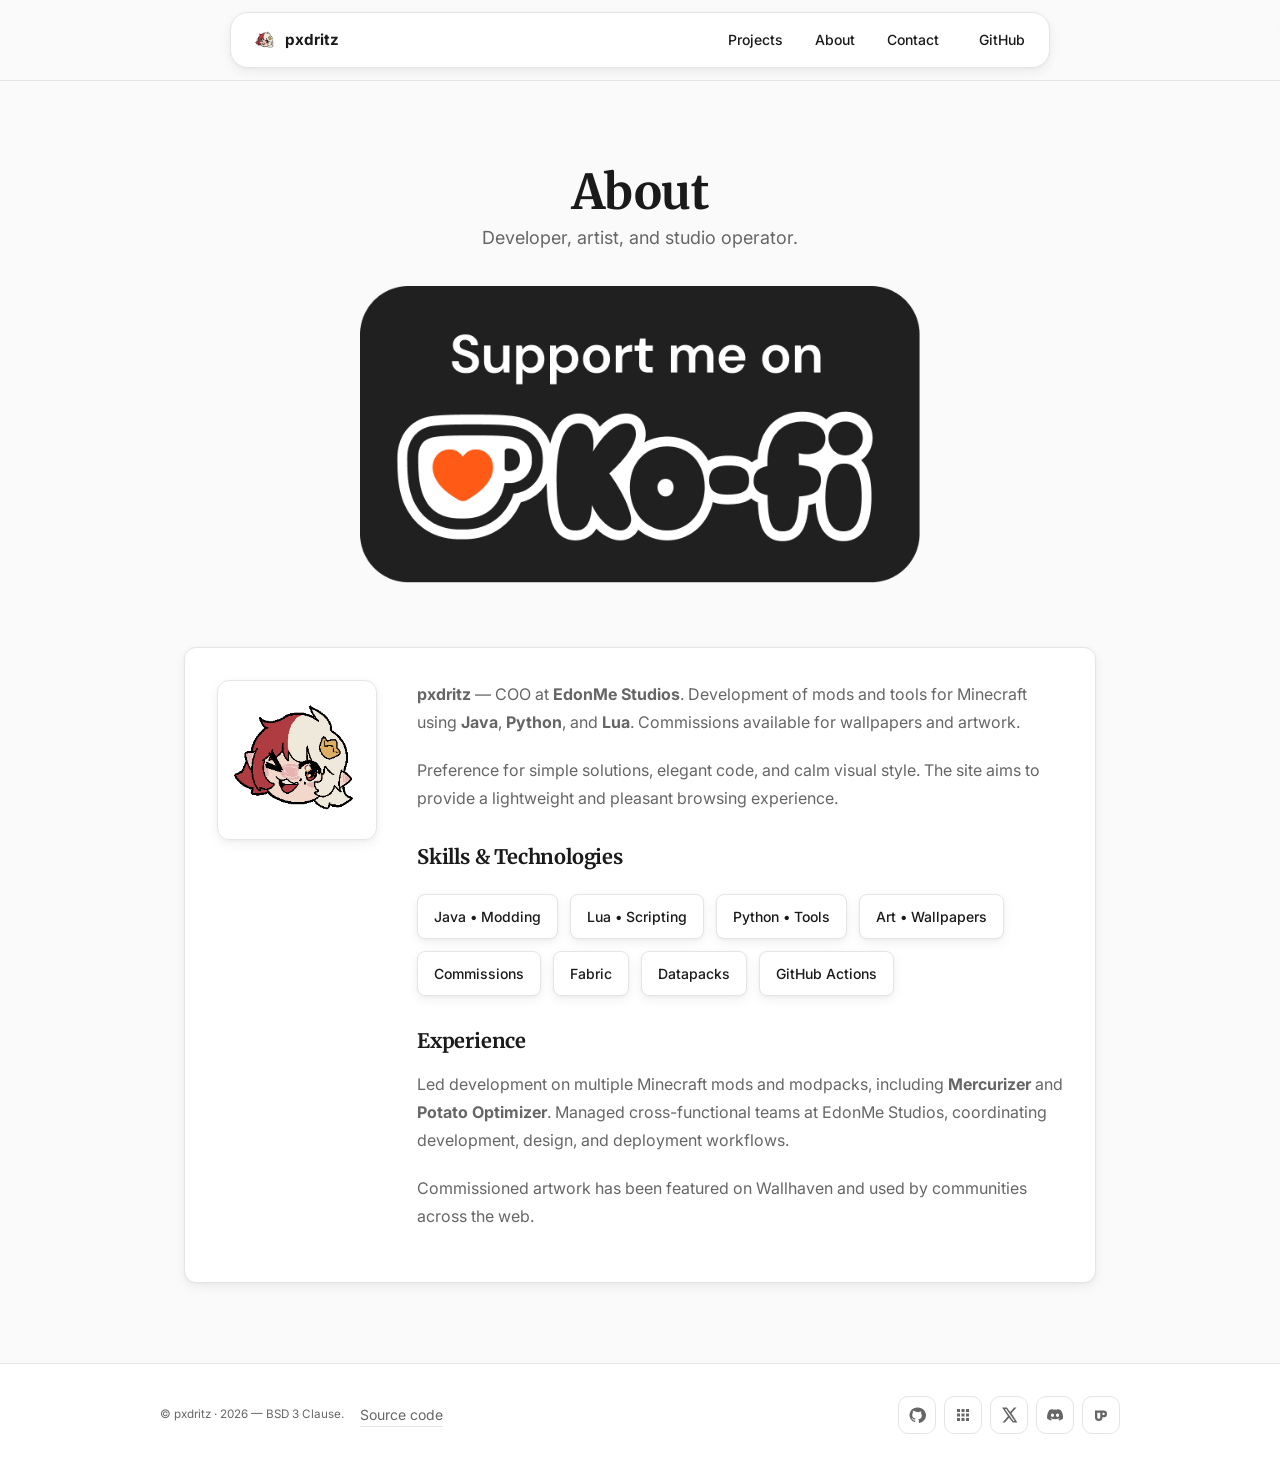
<file: about/index.html>
<!DOCTYPE html>
<html lang="en">
<head>
  <meta charset="utf-8" />
  <meta name="viewport" content="width=device-width,initial-scale=1" />
  <title>About — pxdritz</title>
  <meta name="description" content="About pxdritz — developer, artist, and COO at EdonMe Studios." />

  <link rel="preconnect" href="https://fonts.googleapis.com">
  <link rel="preconnect" href="https://fonts.gstatic.com" crossorigin>
  <link href="https://fonts.googleapis.com/css2?family=Inter:wght@300;400;500;600;700&family=Merriweather:wght@300;700&display=swap" rel="stylesheet">

  <link rel="stylesheet" href="../style.css">
  <link rel="icon" href="../assets/oc-icon.png">
</head>
<body>
  <nav class="site-nav" aria-label="Main navigation">
    <div class="nav-inner">
      <div class="nav-island" role="navigation" aria-label="Navigation widget">
        <a class="nav-brand" href="/" aria-label="Home">
          <img src="../assets/oc-icon.png" alt="pxdritz" width="28" height="28">
          <span>pxdritz</span>
        </a>

        <button id="nav-menu-btn" class="nav-menu-btn" aria-label="Toggle menu" aria-expanded="false">☰</button>

        <div id="nav-links" class="nav-links">
          <a href="../projects/" class="nav-link">Projects</a>
          <a href="../about/" class="nav-link">About</a>
          <a href="../contact/" class="nav-link">Contact</a>
          <a href="https://github.com/pxdritz" target="_blank" rel="noopener" class="nav-link nav-ghost">GitHub</a>
        </div>
      </div>
    </div>
  </nav>

  <header class="site-hero">
    <div class="hero-inner">
      <h1>About</h1>
      <p class="lead">Developer, artist, and studio operator.</p>
      <a class="support-banner" href="https://ko-fi.com/pxdritz1" target="_blank" rel="noopener" aria-label="Support pxdritz on Ko-fi">
        <img src="../assets/image.png" alt="Support me on Ko-fi">
      </a>
    </div>
  </header>

  <main class="container">
    <section class="card">
      <div class="about-grid">
        <div class="about-avatar">
          <img src="../assets/oc-icon.png" alt="pxdritz avatar">
        </div>
        <div class="about-body">
          <p><strong>pxdritz</strong> — COO at <strong>EdonMe Studios</strong>. Development of mods and tools for Minecraft using <strong>Java</strong>, <strong>Python</strong>, and <strong>Lua</strong>. Commissions available for wallpapers and artwork.</p>
          <p>Preference for simple solutions, elegant code, and calm visual style. The site aims to provide a lightweight and pleasant browsing experience.</p>

          <h3 style="margin-top: 2rem; margin-bottom: 1rem;">Skills & Technologies</h3>
          <div class="skills">
            <span class="skill-tag">Java • Modding</span>
            <span class="skill-tag">Lua • Scripting</span>
            <span class="skill-tag">Python • Tools</span>
            <span class="skill-tag">Art • Wallpapers</span>
            <span class="skill-tag">Commissions</span>
            <span class="skill-tag">Fabric</span>
            <span class="skill-tag">Datapacks</span>
            <span class="skill-tag">GitHub Actions</span>
          </div>

          <h3 style="margin-top: 2rem; margin-bottom: 1rem;">Experience</h3>
          <p>Led development on multiple Minecraft mods and modpacks, including <strong>Mercurizer</strong> and <strong>Potato Optimizer</strong>. Managed cross-functional teams at EdonMe Studios, coordinating development, design, and deployment workflows.</p>
          <p>Commissioned artwork has been featured on Wallhaven and used by communities across the web.</p>
        </div>
      </div>
    </section>
  </main>

  <footer class="site-footer" role="contentinfo">
    <div class="footer-inner">
      <div class="footer-copy"><small>© pxdritz · 2026 — BSD 3 Clause.</small><a href="https://github.com/pxdritz/pxdritz.github.io" target="_blank" rel="noopener">Source code</a></div>
      <nav class="footer-socials" aria-label="Social links"><a href="https://github.com/pxdritz" target="_blank" rel="noopener" aria-label="GitHub" title="GitHub"><svg viewBox="0 0 24 24" aria-hidden="true"><path d="M12 2a10 10 0 0 0-3.16 19.49c.5.09.68-.22.68-.48v-1.7c-2.78.6-3.37-1.18-3.37-1.18-.46-1.17-1.11-1.48-1.11-1.48-.91-.63.07-.62.07-.62 1 .07 1.53 1.03 1.53 1.03.9 1.53 2.34 1.09 2.91.83.09-.65.35-1.09.63-1.34-2.22-.25-4.56-1.11-4.56-4.94 0-1.09.39-1.98 1.03-2.68-.1-.25-.45-1.27.1-2.64 0 0 .84-.27 2.75 1.02A9.6 9.6 0 0 1 12 7.97c.85 0 1.71.11 2.51.34 1.91-1.29 2.75-1.02 2.75-1.02.55 1.37.2 2.39.1 2.64.64.7 1.03 1.59 1.03 2.68 0 3.84-2.34 4.69-4.57 4.94.36.31.68.92.68 1.85v2.71c0 .26.18.57.69.47A10 10 0 0 0 12 2Z"/></svg></a><a href="https://modrinth.com/user/pxotitas" target="_blank" rel="noopener" aria-label="Modrinth" title="Modrinth"><svg viewBox="0 0 24 24" aria-hidden="true"><path d="M4 4h4v4H4V4Zm6 0h4v4h-4V4Zm6 0h4v4h-4V4ZM4 10h4v4H4v-4Zm6 0h4v4h-4v-4Zm6 0h4v4h-4v-4ZM4 16h4v4H4v-4Zm6 0h4v4h-4v-4Zm6 0h4v4h-4v-4Z"/></svg></a><a href="https://twitter.com/pxdritz" target="_blank" rel="noopener" aria-label="Twitter" title="Twitter"><svg viewBox="0 0 24 24" aria-hidden="true"><path d="M18.9 2H22l-6.77 7.74L23.2 22h-6.24l-4.89-6.39L6.48 22H3.36l7.24-8.28L2.8 2h6.4l4.42 5.84L18.9 2Zm-1.1 17.86h1.73L8.28 4.04H6.42L17.8 19.86Z"/></svg></a><a href="https://discord.com/users/pxotitas" target="_blank" rel="noopener" aria-label="Discord" title="Discord"><svg viewBox="0 0 24 24" aria-hidden="true"><path d="M19.54 5.32A16.9 16.9 0 0 0 15.4 4l-.5 1.02a15.4 15.4 0 0 0-5.8 0L8.6 4a16.9 16.9 0 0 0-4.14 1.32C1.84 9.23 1.13 13.05 1.49 16.82a16.8 16.8 0 0 0 5.08 2.57l1.23-1.7c-.68-.25-1.33-.56-1.94-.92l.48-.37c3.74 1.73 7.8 1.73 11.5 0l.5.37c-.62.36-1.27.67-1.95.92l1.23 1.7a16.8 16.8 0 0 0 5.08-2.57c.42-4.37-.72-8.16-3.16-11.5ZM8.6 14.67c-1.12 0-2.04-1.03-2.04-2.3s.9-2.3 2.04-2.3c1.13 0 2.06 1.03 2.04 2.3 0 1.27-.9 2.3-2.04 2.3Zm6.8 0c-1.12 0-2.04-1.03-2.04-2.3s.9-2.3 2.04-2.3c1.13 0 2.06 1.03 2.04 2.3 0 1.27-.9 2.3-2.04 2.3Z"/></svg></a><a href="https://ko-fi.com/pxdritz1" target="_blank" rel="noopener" aria-label="Ko-fi" title="Ko-fi"><svg viewBox="0 0 24 24" aria-hidden="true"><path d="M4 6h11.5A4.5 4.5 0 0 1 20 10.5 4.5 4.5 0 0 1 15.5 15H14a5 5 0 0 1-10 0V6Zm3 3v6a2 2 0 0 0 4 0V9H7Zm8.5 3a1.5 1.5 0 0 0 0-3H14v3h1.5Z"/></svg></a></nav>
    </div>
  </footer>

  <script src="../main.js"></script>
</body>
</html>
</file>
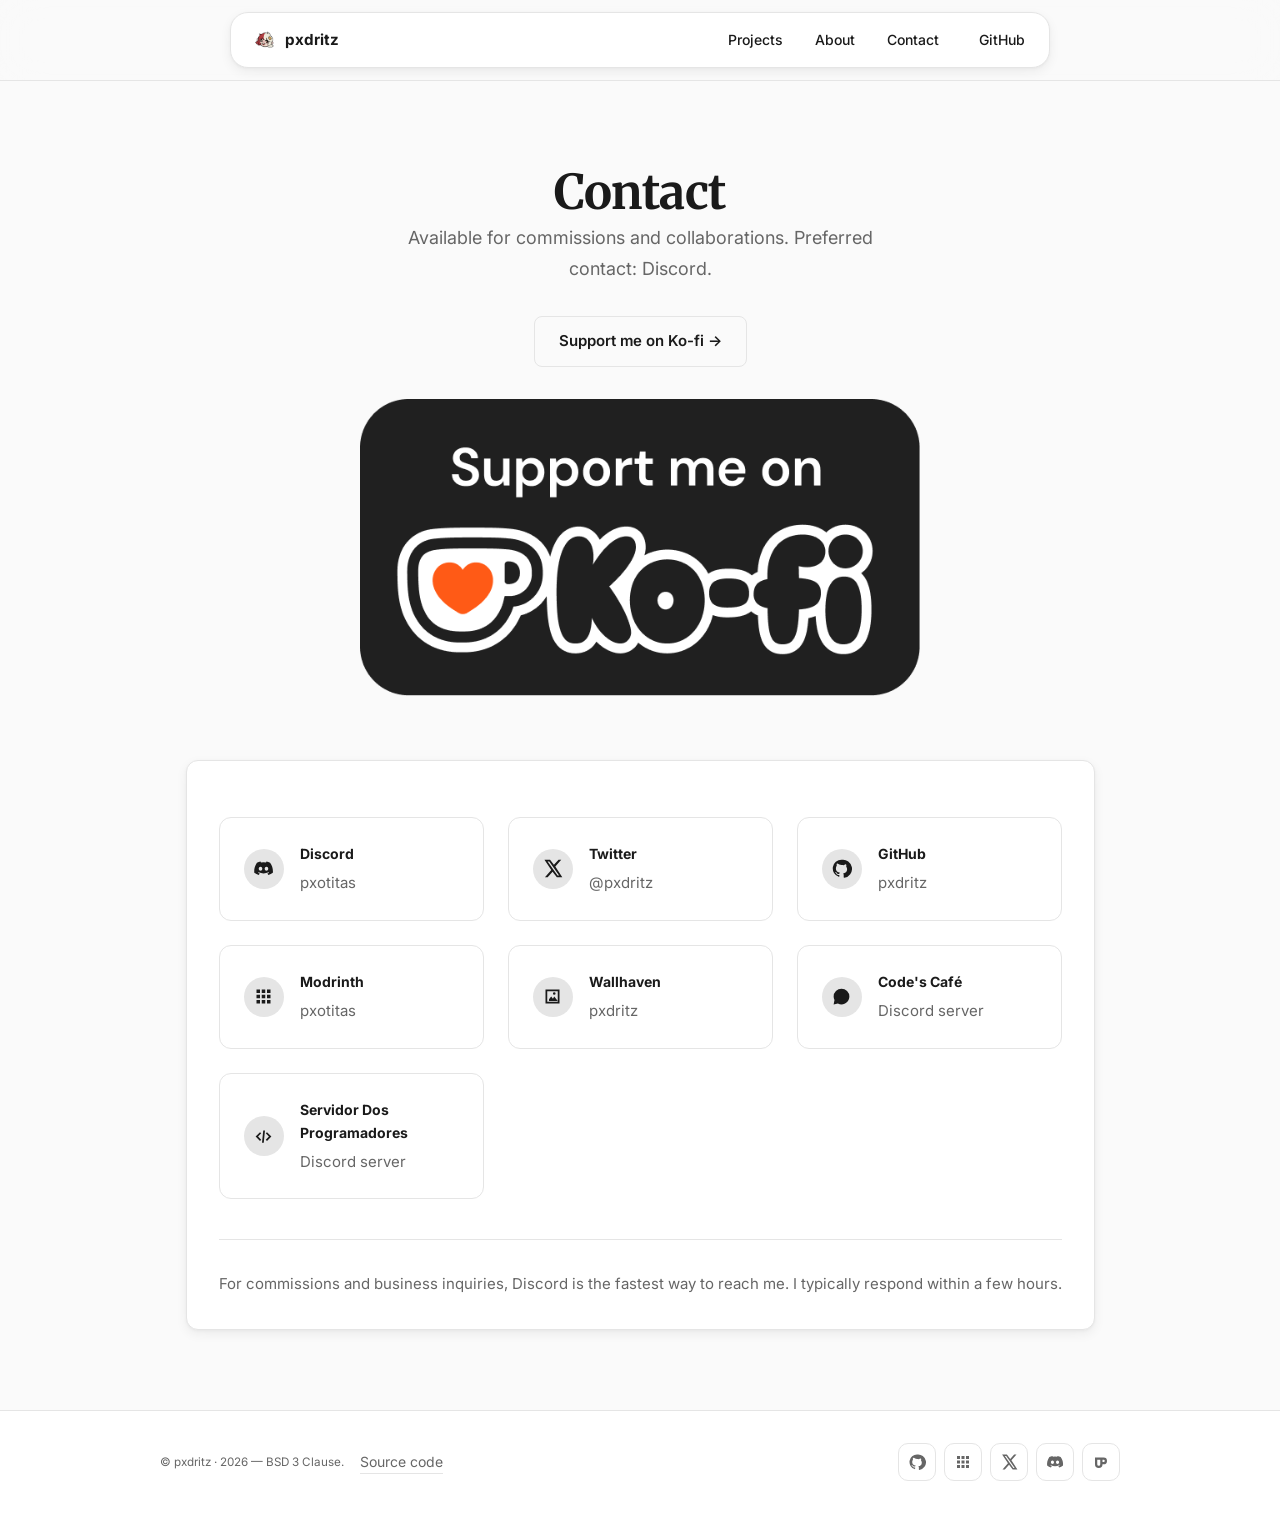
<file: contact/index.html>
<!DOCTYPE html>
<html lang="en">
<head>
  <meta charset="utf-8" />
  <meta name="viewport" content="width=device-width,initial-scale=1" />
  <title>Contact — pxdritz</title>
  <meta name="description" content="Contact pxdritz for commissions, collaborations, or support." />

  <link rel="preconnect" href="https://fonts.googleapis.com">
  <link rel="preconnect" href="https://fonts.gstatic.com" crossorigin>
  <link href="https://fonts.googleapis.com/css2?family=Inter:wght@300;400;500;600;700&family=Merriweather:wght@300;700&display=swap" rel="stylesheet">

  <link rel="stylesheet" href="../style.css">
  <link rel="icon" href="../assets/oc-icon.png">
</head>
<body>
  <nav class="site-nav" aria-label="Main navigation">
    <div class="nav-inner">
      <div class="nav-island" role="navigation" aria-label="Navigation widget">
        <a class="nav-brand" href="/" aria-label="Home">
          <img src="../assets/oc-icon.png" alt="pxdritz" width="28" height="28">
          <span>pxdritz</span>
        </a>

        <button id="nav-menu-btn" class="nav-menu-btn" aria-label="Toggle menu" aria-expanded="false">☰</button>

        <div id="nav-links" class="nav-links">
          <a href="../projects/" class="nav-link">Projects</a>
          <a href="../about/" class="nav-link">About</a>
          <a href="../contact/" class="nav-link">Contact</a>
          <a href="https://github.com/pxdritz" target="_blank" rel="noopener" class="nav-link nav-ghost">GitHub</a>
        </div>
      </div>
    </div>
  </nav>

  <header class="site-hero">
    <div class="hero-inner">
      <h1>Contact</h1>
      <p class="lead">Available for commissions and collaborations. Preferred contact: Discord.</p>
      <a href="https://ko-fi.com/pxdritz1" target="_blank" rel="noopener" class="btn btn-ghost">Support me on Ko-fi →</a>
      <a class="support-banner" href="https://ko-fi.com/pxdritz1" target="_blank" rel="noopener" aria-label="Support pxdritz on Ko-fi">
        <img src="../assets/image.png" alt="Support me on Ko-fi">
      </a>
    </div>
  </header>

  <main class="container">
    <section class="card">
      <div class="contact-grid">
        <a href="https://discord.com/users/pxotitas" target="_blank" rel="noopener" class="contact-card">
          <div class="contact-icon" aria-hidden="true"><svg viewBox="0 0 24 24"><path d="M19.54 5.32A16.9 16.9 0 0 0 15.4 4l-.5 1.02a15.4 15.4 0 0 0-5.8 0L8.6 4a16.9 16.9 0 0 0-4.14 1.32C1.84 9.23 1.13 13.05 1.49 16.82a16.8 16.8 0 0 0 5.08 2.57l1.23-1.7c-.68-.25-1.33-.56-1.94-.92l.48-.37c3.74 1.73 7.8 1.73 11.5 0l.5.37c-.62.36-1.27.67-1.95.92l1.23 1.7a16.8 16.8 0 0 0 5.08-2.57c.42-4.37-.72-8.16-3.16-11.5ZM8.6 14.67c-1.12 0-2.04-1.03-2.04-2.3s.9-2.3 2.04-2.3c1.13 0 2.06 1.03 2.04 2.3 0 1.27-.9 2.3-2.04 2.3Zm6.8 0c-1.12 0-2.04-1.03-2.04-2.3s.9-2.3 2.04-2.3c1.13 0 2.06 1.03 2.04 2.3 0 1.27-.9 2.3-2.04 2.3Z"/></svg></div>
          <div class="contact-info">
            <strong>Discord</strong>
            <span>pxotitas</span>
          </div>
        </a>

        <a href="https://twitter.com/pxdritz" target="_blank" rel="noopener" class="contact-card">
          <div class="contact-icon" aria-hidden="true"><svg viewBox="0 0 24 24"><path d="M18.9 2H22l-6.77 7.74L23.2 22h-6.24l-4.89-6.39L6.48 22H3.36l7.24-8.28L2.8 2h6.4l4.42 5.84L18.9 2Zm-1.1 17.86h1.73L8.28 4.04H6.42L17.8 19.86Z"/></svg></div>
          <div class="contact-info">
            <strong>Twitter</strong>
            <span>@pxdritz</span>
          </div>
        </a>

        <a href="https://github.com/pxdritz" target="_blank" rel="noopener" class="contact-card">
          <div class="contact-icon" aria-hidden="true"><svg viewBox="0 0 24 24"><path d="M12 2a10 10 0 0 0-3.16 19.49c.5.09.68-.22.68-.48v-1.7c-2.78.6-3.37-1.18-3.37-1.18-.46-1.17-1.11-1.48-1.11-1.48-.91-.63.07-.62.07-.62 1 .07 1.53 1.03 1.53 1.03.9 1.53 2.34 1.09 2.91.83.09-.65.35-1.09.63-1.34-2.22-.25-4.56-1.11-4.56-4.94 0-1.09.39-1.98 1.03-2.68-.1-.25-.45-1.27.1-2.64 0 0 .84-.27 2.75 1.02A9.6 9.6 0 0 1 12 7.97c.85 0 1.71.11 2.51.34 1.91-1.29 2.75-1.02 2.75-1.02.55 1.37.2 2.39.1 2.64.64.7 1.03 1.59 1.03 2.68 0 3.84-2.34 4.69-4.57 4.94.36.31.68.92.68 1.85v2.71c0 .26.18.57.69.47A10 10 0 0 0 12 2Z"/></svg></div>
          <div class="contact-info">
            <strong>GitHub</strong>
            <span>pxdritz</span>
          </div>
        </a>

        <a href="https://modrinth.com/user/pxotitas" target="_blank" rel="noopener" class="contact-card">
          <div class="contact-icon" aria-hidden="true"><svg viewBox="0 0 24 24"><path d="M4 4h4v4H4V4Zm6 0h4v4h-4V4Zm6 0h4v4h-4V4ZM4 10h4v4H4v-4Zm6 0h4v4h-4v-4Zm6 0h4v4h-4v-4ZM4 16h4v4H4v-4Zm6 0h4v4h-4v-4Zm6 0h4v4h-4v-4Z"/></svg></div>
          <div class="contact-info">
            <strong>Modrinth</strong>
            <span>pxotitas</span>
          </div>
        </a>

        <a href="https://wallhaven.cc/user/pxdritz" target="_blank" rel="noopener" class="contact-card">
          <div class="contact-icon" aria-hidden="true"><svg viewBox="0 0 24 24"><path d="M4 4h16v16H4V4Zm2 2v12h12V6H6Zm2 9 2.5-3 2 2.5L14 12l4 5H8Zm6-5a1.5 1.5 0 1 0 0-3 1.5 1.5 0 0 0 0 3Z"/></svg></div>
          <div class="contact-info">
            <strong>Wallhaven</strong>
            <span>pxdritz</span>
          </div>
        </a>

        <a href="https://discord.gg/rX8jE45kgP" target="_blank" rel="noopener" class="contact-card">
          <div class="contact-icon" aria-hidden="true"><svg viewBox="0 0 24 24"><path d="M12 3a9 9 0 0 1 9 9c0 4.97-4.03 9-9 9a8.96 8.96 0 0 1-4.1-.99L3 21l.99-4.9A8.96 8.96 0 0 1 3 12a9 9 0 0 1 9-9Zm-3 8h6v2H9v-2Zm-1 4h8v2H8v-2Z"/></svg></div>
          <div class="contact-info"><strong>Code's Café</strong><span>Discord server</span></div>
        </a>

        <a href="https://discord.gg/programador" target="_blank" rel="noopener" class="contact-card">
          <div class="contact-icon" aria-hidden="true"><svg viewBox="0 0 24 24"><path d="m8 7-5 5 5 5 1.4-1.4L5.8 12l3.6-3.6L8 7Zm8 0-1.4 1.4 3.6 3.6-3.6 3.6L16 17l5-5-5-5ZM13.7 5h-2l-1.4 14h2L13.7 5Z"/></svg></div>
          <div class="contact-info"><strong>Servidor Dos Programadores</strong><span>Discord server</span></div>
        </a>
      </div>

      <div style="margin-top: 2.5rem; padding-top: 2rem; border-top: 1px solid var(--border);">
        <p class="muted text-center" style="margin-bottom: 0;">For commissions and business inquiries, Discord is the fastest way to reach me. I typically respond within a few hours.</p>
      </div>
    </section>
  </main>

  <footer class="site-footer" role="contentinfo">
    <div class="footer-inner">
      <div class="footer-copy"><small>© pxdritz · 2026 — BSD 3 Clause.</small><a href="https://github.com/pxdritz/pxdritz.github.io" target="_blank" rel="noopener">Source code</a></div>
      <nav class="footer-socials" aria-label="Social links"><a href="https://github.com/pxdritz" target="_blank" rel="noopener" aria-label="GitHub" title="GitHub"><svg viewBox="0 0 24 24" aria-hidden="true"><path d="M12 2a10 10 0 0 0-3.16 19.49c.5.09.68-.22.68-.48v-1.7c-2.78.6-3.37-1.18-3.37-1.18-.46-1.17-1.11-1.48-1.11-1.48-.91-.63.07-.62.07-.62 1 .07 1.53 1.03 1.53 1.03.9 1.53 2.34 1.09 2.91.83.09-.65.35-1.09.63-1.34-2.22-.25-4.56-1.11-4.56-4.94 0-1.09.39-1.98 1.03-2.68-.1-.25-.45-1.27.1-2.64 0 0 .84-.27 2.75 1.02A9.6 9.6 0 0 1 12 7.97c.85 0 1.71.11 2.51.34 1.91-1.29 2.75-1.02 2.75-1.02.55 1.37.2 2.39.1 2.64.64.7 1.03 1.59 1.03 2.68 0 3.84-2.34 4.69-4.57 4.94.36.31.68.92.68 1.85v2.71c0 .26.18.57.69.47A10 10 0 0 0 12 2Z"/></svg></a><a href="https://modrinth.com/user/pxotitas" target="_blank" rel="noopener" aria-label="Modrinth" title="Modrinth"><svg viewBox="0 0 24 24" aria-hidden="true"><path d="M4 4h4v4H4V4Zm6 0h4v4h-4V4Zm6 0h4v4h-4V4ZM4 10h4v4H4v-4Zm6 0h4v4h-4v-4Zm6 0h4v4h-4v-4ZM4 16h4v4H4v-4Zm6 0h4v4h-4v-4Zm6 0h4v4h-4v-4Z"/></svg></a><a href="https://twitter.com/pxdritz" target="_blank" rel="noopener" aria-label="Twitter" title="Twitter"><svg viewBox="0 0 24 24" aria-hidden="true"><path d="M18.9 2H22l-6.77 7.74L23.2 22h-6.24l-4.89-6.39L6.48 22H3.36l7.24-8.28L2.8 2h6.4l4.42 5.84L18.9 2Zm-1.1 17.86h1.73L8.28 4.04H6.42L17.8 19.86Z"/></svg></a><a href="https://discord.com/users/pxotitas" target="_blank" rel="noopener" aria-label="Discord" title="Discord"><svg viewBox="0 0 24 24" aria-hidden="true"><path d="M19.54 5.32A16.9 16.9 0 0 0 15.4 4l-.5 1.02a15.4 15.4 0 0 0-5.8 0L8.6 4a16.9 16.9 0 0 0-4.14 1.32C1.84 9.23 1.13 13.05 1.49 16.82a16.8 16.8 0 0 0 5.08 2.57l1.23-1.7c-.68-.25-1.33-.56-1.94-.92l.48-.37c3.74 1.73 7.8 1.73 11.5 0l.5.37c-.62.36-1.27.67-1.95.92l1.23 1.7a16.8 16.8 0 0 0 5.08-2.57c.42-4.37-.72-8.16-3.16-11.5ZM8.6 14.67c-1.12 0-2.04-1.03-2.04-2.3s.9-2.3 2.04-2.3c1.13 0 2.06 1.03 2.04 2.3 0 1.27-.9 2.3-2.04 2.3Zm6.8 0c-1.12 0-2.04-1.03-2.04-2.3s.9-2.3 2.04-2.3c1.13 0 2.06 1.03 2.04 2.3 0 1.27-.9 2.3-2.04 2.3Z"/></svg></a><a href="https://ko-fi.com/pxdritz1" target="_blank" rel="noopener" aria-label="Ko-fi" title="Ko-fi"><svg viewBox="0 0 24 24" aria-hidden="true"><path d="M4 6h11.5A4.5 4.5 0 0 1 20 10.5 4.5 4.5 0 0 1 15.5 15H14a5 5 0 0 1-10 0V6Zm3 3v6a2 2 0 0 0 4 0V9H7Zm8.5 3a1.5 1.5 0 0 0 0-3H14v3h1.5Z"/></svg></a></nav>
    </div>
  </footer>

  <script src="../main.js"></script>
</body>
</html>
</file>
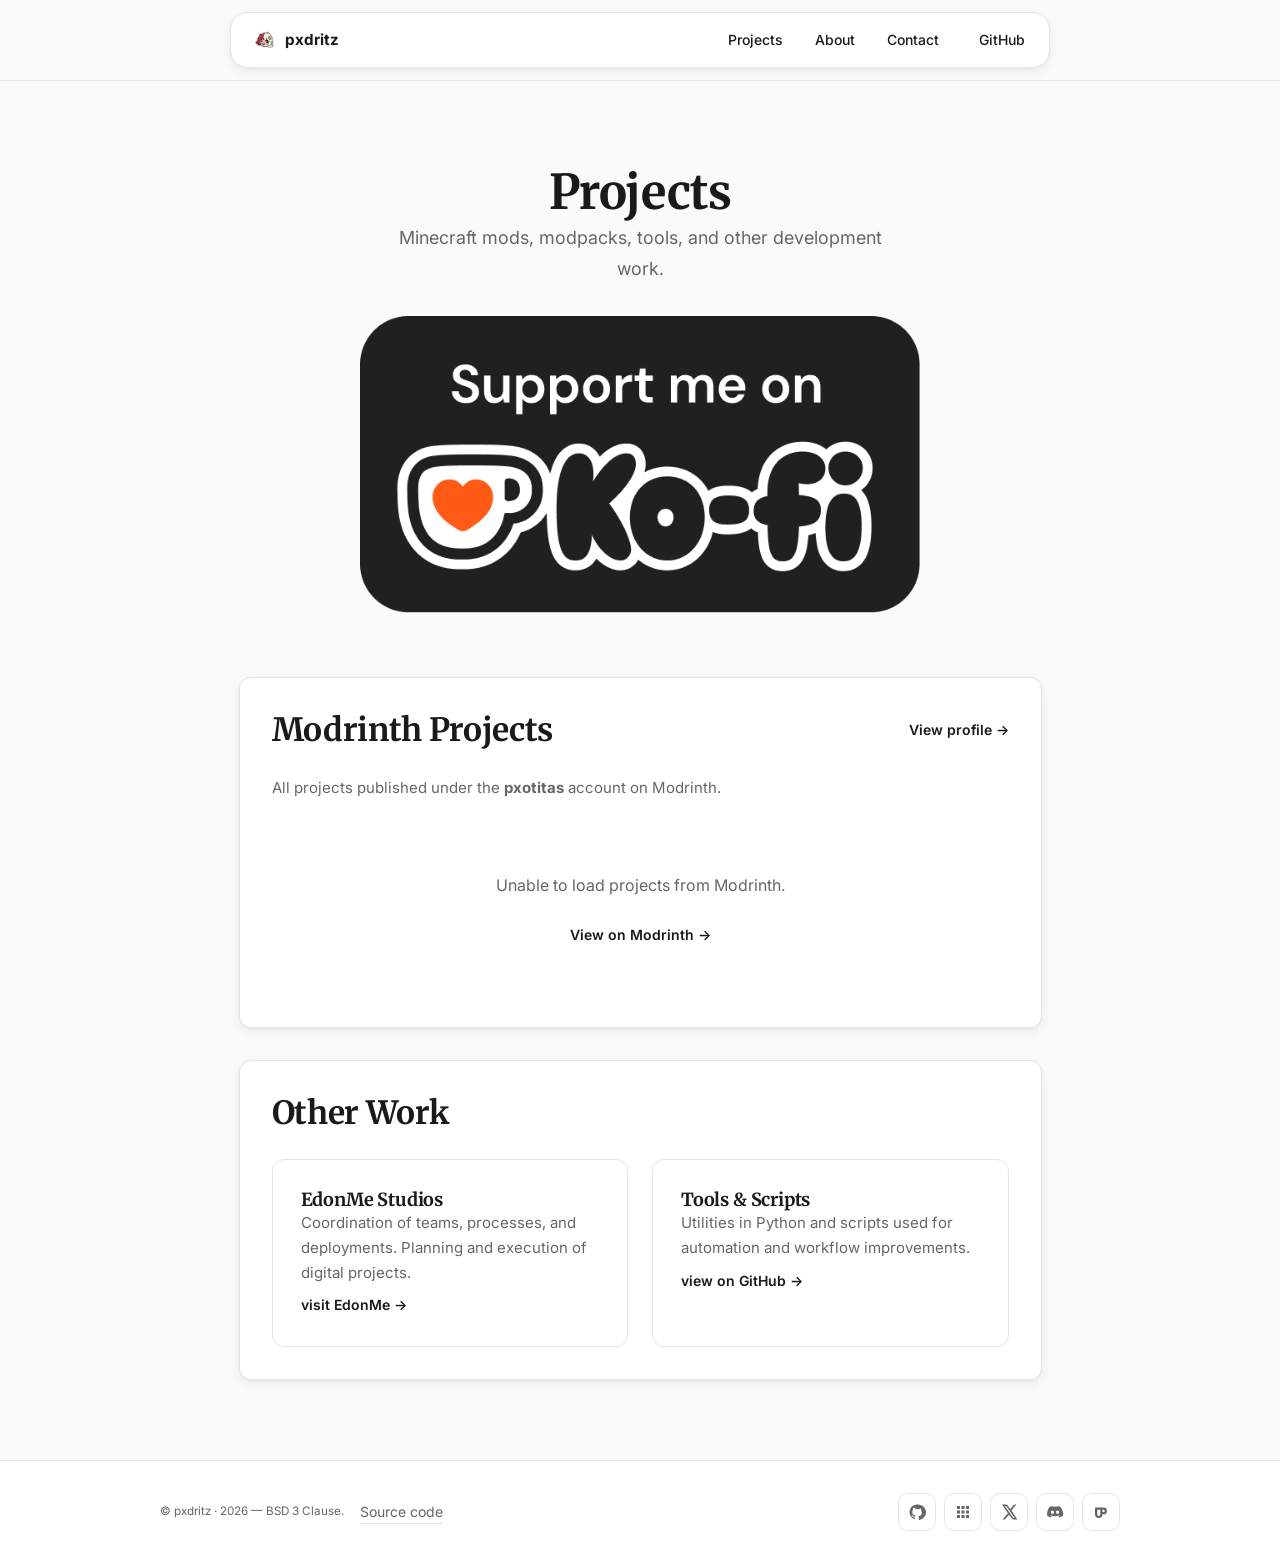
<file: projects/index.html>
<!DOCTYPE html>
<html lang="en">
<head>
  <meta charset="utf-8" />
  <meta name="viewport" content="width=device-width,initial-scale=1" />
  <title>Projects — pxdritz</title>
  <meta name="description" content="Projects, mods, and tools by pxdritz. Minecraft mods, modpacks, and development work." />

  <link rel="preconnect" href="https://fonts.googleapis.com">
  <link rel="preconnect" href="https://fonts.gstatic.com" crossorigin>
  <link href="https://fonts.googleapis.com/css2?family=Inter:wght@300;400;500;600;700&family=Merriweather:wght@300;700&display=swap" rel="stylesheet">

  <link rel="stylesheet" href="../style.css">
  <link rel="icon" href="../assets/oc-icon.png">
</head>
<body>
  <nav class="site-nav" aria-label="Main navigation">
    <div class="nav-inner">
      <div class="nav-island" role="navigation" aria-label="Navigation widget">
        <a class="nav-brand" href="/" aria-label="Home">
          <img src="../assets/oc-icon.png" alt="pxdritz" width="28" height="28">
          <span>pxdritz</span>
        </a>

        <button id="nav-menu-btn" class="nav-menu-btn" aria-label="Toggle menu" aria-expanded="false">☰</button>

        <div id="nav-links" class="nav-links">
          <a href="../projects/" class="nav-link">Projects</a>
          <a href="../about/" class="nav-link">About</a>
          <a href="../contact/" class="nav-link">Contact</a>
          <a href="https://github.com/pxdritz" target="_blank" rel="noopener" class="nav-link nav-ghost">GitHub</a>
        </div>
      </div>
    </div>
  </nav>

  <header class="site-hero">
    <div class="hero-inner">
      <h1>Projects</h1>
      <p class="lead">Minecraft mods, modpacks, tools, and other development work.</p>
      <a class="support-banner" href="https://ko-fi.com/pxdritz1" target="_blank" rel="noopener" aria-label="Support pxdritz on Ko-fi">
        <img src="../assets/image.png" alt="Support me on Ko-fi">
      </a>
    </div>
  </header>

  <main class="container">
    <section id="modrinth" class="card">
      <div class="card-header">
        <h2>Modrinth Projects</h2>
        <a href="https://modrinth.com/user/pxotitas" target="_blank" rel="noopener" class="link">View profile →</a>
      </div>
      <p class="muted">All projects published under the <strong>pxotitas</strong> account on Modrinth.</p>
      <div id="modrinth-projects" class="projects">
        <div class="skeleton" style="height:200px;"></div>
        <div class="skeleton" style="height:200px;"></div>
        <div class="skeleton" style="height:200px;"></div>
        <div class="skeleton" style="height:200px;"></div>
      </div>
    </section>

    <section id="other" class="card">
      <h2>Other Work</h2>
      <div class="projects">
        <article class="project">
          <div>
            <h3>EdonMe Studios</h3>
            <p>Coordination of teams, processes, and deployments. Planning and execution of digital projects.</p>
            <a href="https://edonme.dev" target="_blank" rel="noopener" class="link">visit EdonMe →</a>
          </div>
        </article>

        <article class="project">
          <div>
            <h3>Tools & Scripts</h3>
            <p>Utilities in Python and scripts used for automation and workflow improvements.</p>
            <a href="https://github.com/pxdritz" target="_blank" rel="noopener" class="link">view on GitHub →</a>
          </div>
        </article>
      </div>
    </section>
  </main>

  <footer class="site-footer" role="contentinfo">
    <div class="footer-inner">
      <div class="footer-copy"><small>© pxdritz · 2026 — BSD 3 Clause.</small><a href="https://github.com/pxdritz/pxdritz.github.io" target="_blank" rel="noopener">Source code</a></div>
      <nav class="footer-socials" aria-label="Social links"><a href="https://github.com/pxdritz" target="_blank" rel="noopener" aria-label="GitHub" title="GitHub"><svg viewBox="0 0 24 24" aria-hidden="true"><path d="M12 2a10 10 0 0 0-3.16 19.49c.5.09.68-.22.68-.48v-1.7c-2.78.6-3.37-1.18-3.37-1.18-.46-1.17-1.11-1.48-1.11-1.48-.91-.63.07-.62.07-.62 1 .07 1.53 1.03 1.53 1.03.9 1.53 2.34 1.09 2.91.83.09-.65.35-1.09.63-1.34-2.22-.25-4.56-1.11-4.56-4.94 0-1.09.39-1.98 1.03-2.68-.1-.25-.45-1.27.1-2.64 0 0 .84-.27 2.75 1.02A9.6 9.6 0 0 1 12 7.97c.85 0 1.71.11 2.51.34 1.91-1.29 2.75-1.02 2.75-1.02.55 1.37.2 2.39.1 2.64.64.7 1.03 1.59 1.03 2.68 0 3.84-2.34 4.69-4.57 4.94.36.31.68.92.68 1.85v2.71c0 .26.18.57.69.47A10 10 0 0 0 12 2Z"/></svg></a><a href="https://modrinth.com/user/pxotitas" target="_blank" rel="noopener" aria-label="Modrinth" title="Modrinth"><svg viewBox="0 0 24 24" aria-hidden="true"><path d="M4 4h4v4H4V4Zm6 0h4v4h-4V4Zm6 0h4v4h-4V4ZM4 10h4v4H4v-4Zm6 0h4v4h-4v-4Zm6 0h4v4h-4v-4ZM4 16h4v4H4v-4Zm6 0h4v4h-4v-4Zm6 0h4v4h-4v-4Z"/></svg></a><a href="https://twitter.com/pxdritz" target="_blank" rel="noopener" aria-label="Twitter" title="Twitter"><svg viewBox="0 0 24 24" aria-hidden="true"><path d="M18.9 2H22l-6.77 7.74L23.2 22h-6.24l-4.89-6.39L6.48 22H3.36l7.24-8.28L2.8 2h6.4l4.42 5.84L18.9 2Zm-1.1 17.86h1.73L8.28 4.04H6.42L17.8 19.86Z"/></svg></a><a href="https://discord.com/users/pxotitas" target="_blank" rel="noopener" aria-label="Discord" title="Discord"><svg viewBox="0 0 24 24" aria-hidden="true"><path d="M19.54 5.32A16.9 16.9 0 0 0 15.4 4l-.5 1.02a15.4 15.4 0 0 0-5.8 0L8.6 4a16.9 16.9 0 0 0-4.14 1.32C1.84 9.23 1.13 13.05 1.49 16.82a16.8 16.8 0 0 0 5.08 2.57l1.23-1.7c-.68-.25-1.33-.56-1.94-.92l.48-.37c3.74 1.73 7.8 1.73 11.5 0l.5.37c-.62.36-1.27.67-1.95.92l1.23 1.7a16.8 16.8 0 0 0 5.08-2.57c.42-4.37-.72-8.16-3.16-11.5ZM8.6 14.67c-1.12 0-2.04-1.03-2.04-2.3s.9-2.3 2.04-2.3c1.13 0 2.06 1.03 2.04 2.3 0 1.27-.9 2.3-2.04 2.3Zm6.8 0c-1.12 0-2.04-1.03-2.04-2.3s.9-2.3 2.04-2.3c1.13 0 2.06 1.03 2.04 2.3 0 1.27-.9 2.3-2.04 2.3Z"/></svg></a><a href="https://ko-fi.com/pxdritz1" target="_blank" rel="noopener" aria-label="Ko-fi" title="Ko-fi"><svg viewBox="0 0 24 24" aria-hidden="true"><path d="M4 6h11.5A4.5 4.5 0 0 1 20 10.5 4.5 4.5 0 0 1 15.5 15H14a5 5 0 0 1-10 0V6Zm3 3v6a2 2 0 0 0 4 0V9H7Zm8.5 3a1.5 1.5 0 0 0 0-3H14v3h1.5Z"/></svg></a></nav>
    </div>
  </footer>

  <script src="../main.js"></script>
</body>
</html>
</file>
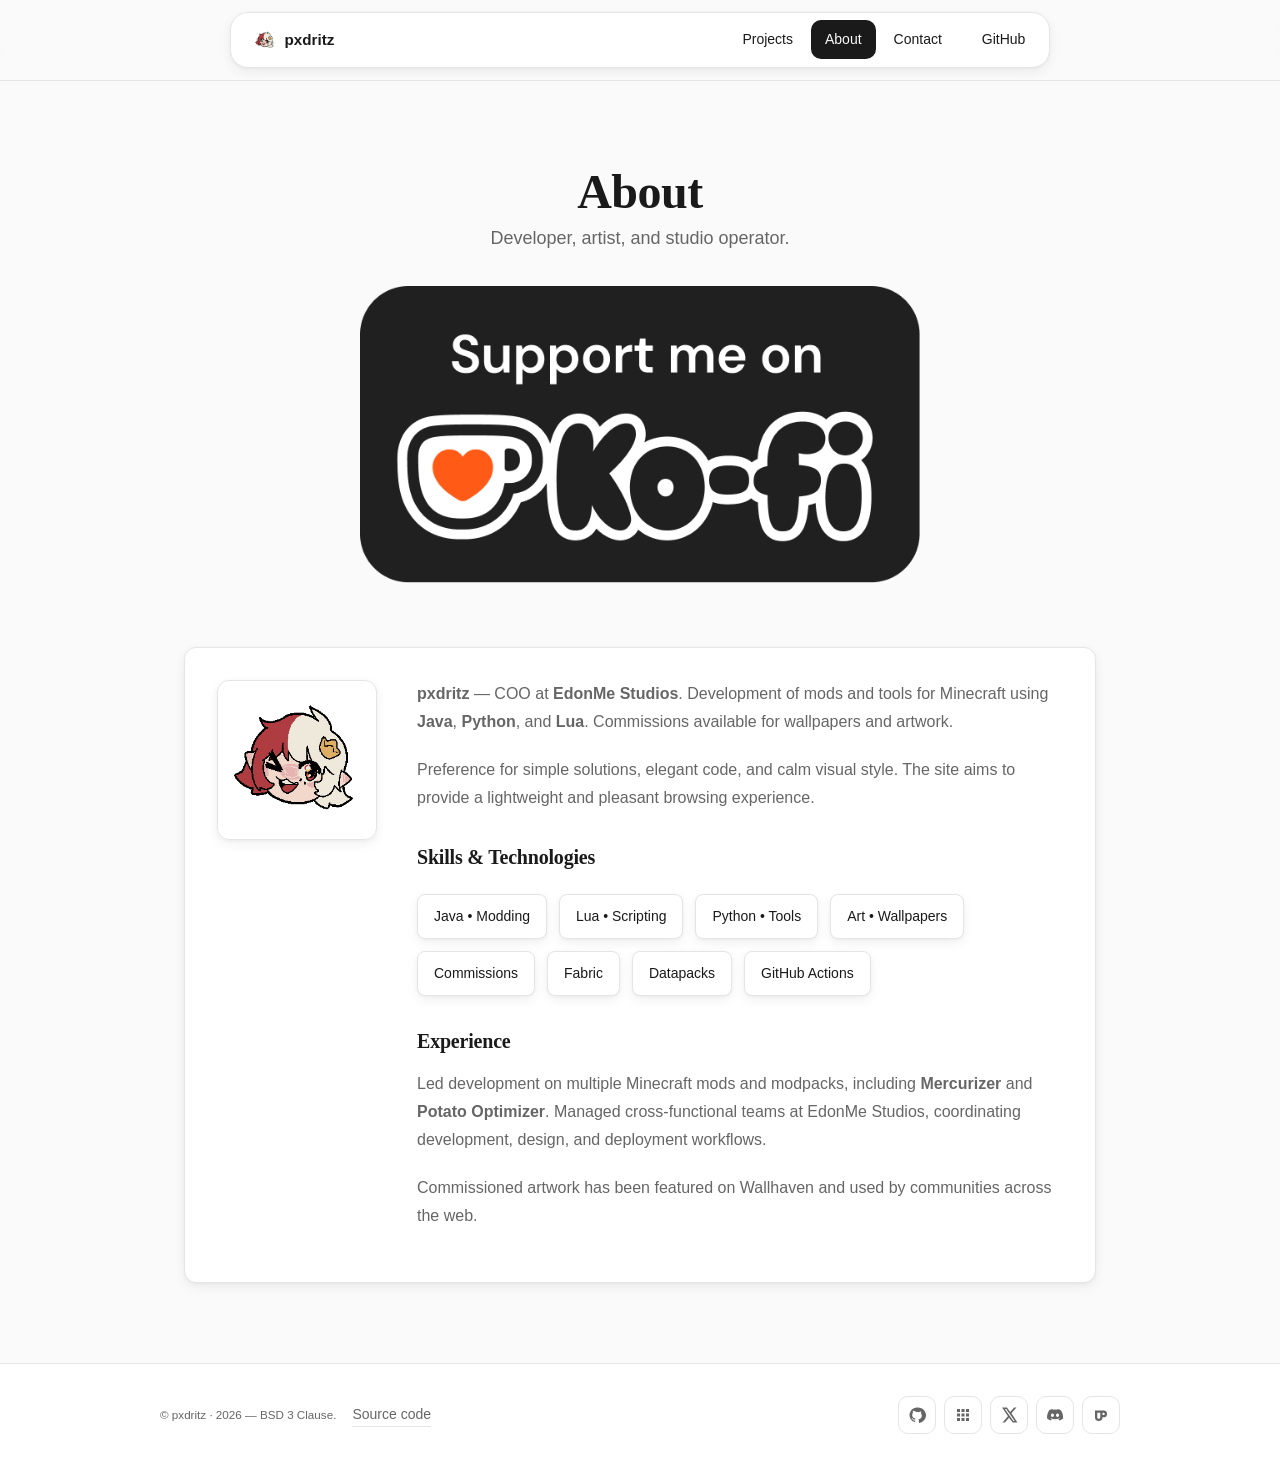
<file: about.html>
<!DOCTYPE html>
<html lang="en">
<head>
  <meta charset="utf-8">
  <meta http-equiv="refresh" content="0; url=about/">
  <link rel="canonical" href="about/">
  <title>Redirecting to About</title>
</head>
<body>
  <p><a href="about/">Continue to About</a></p>
</body>
</html>
</file>
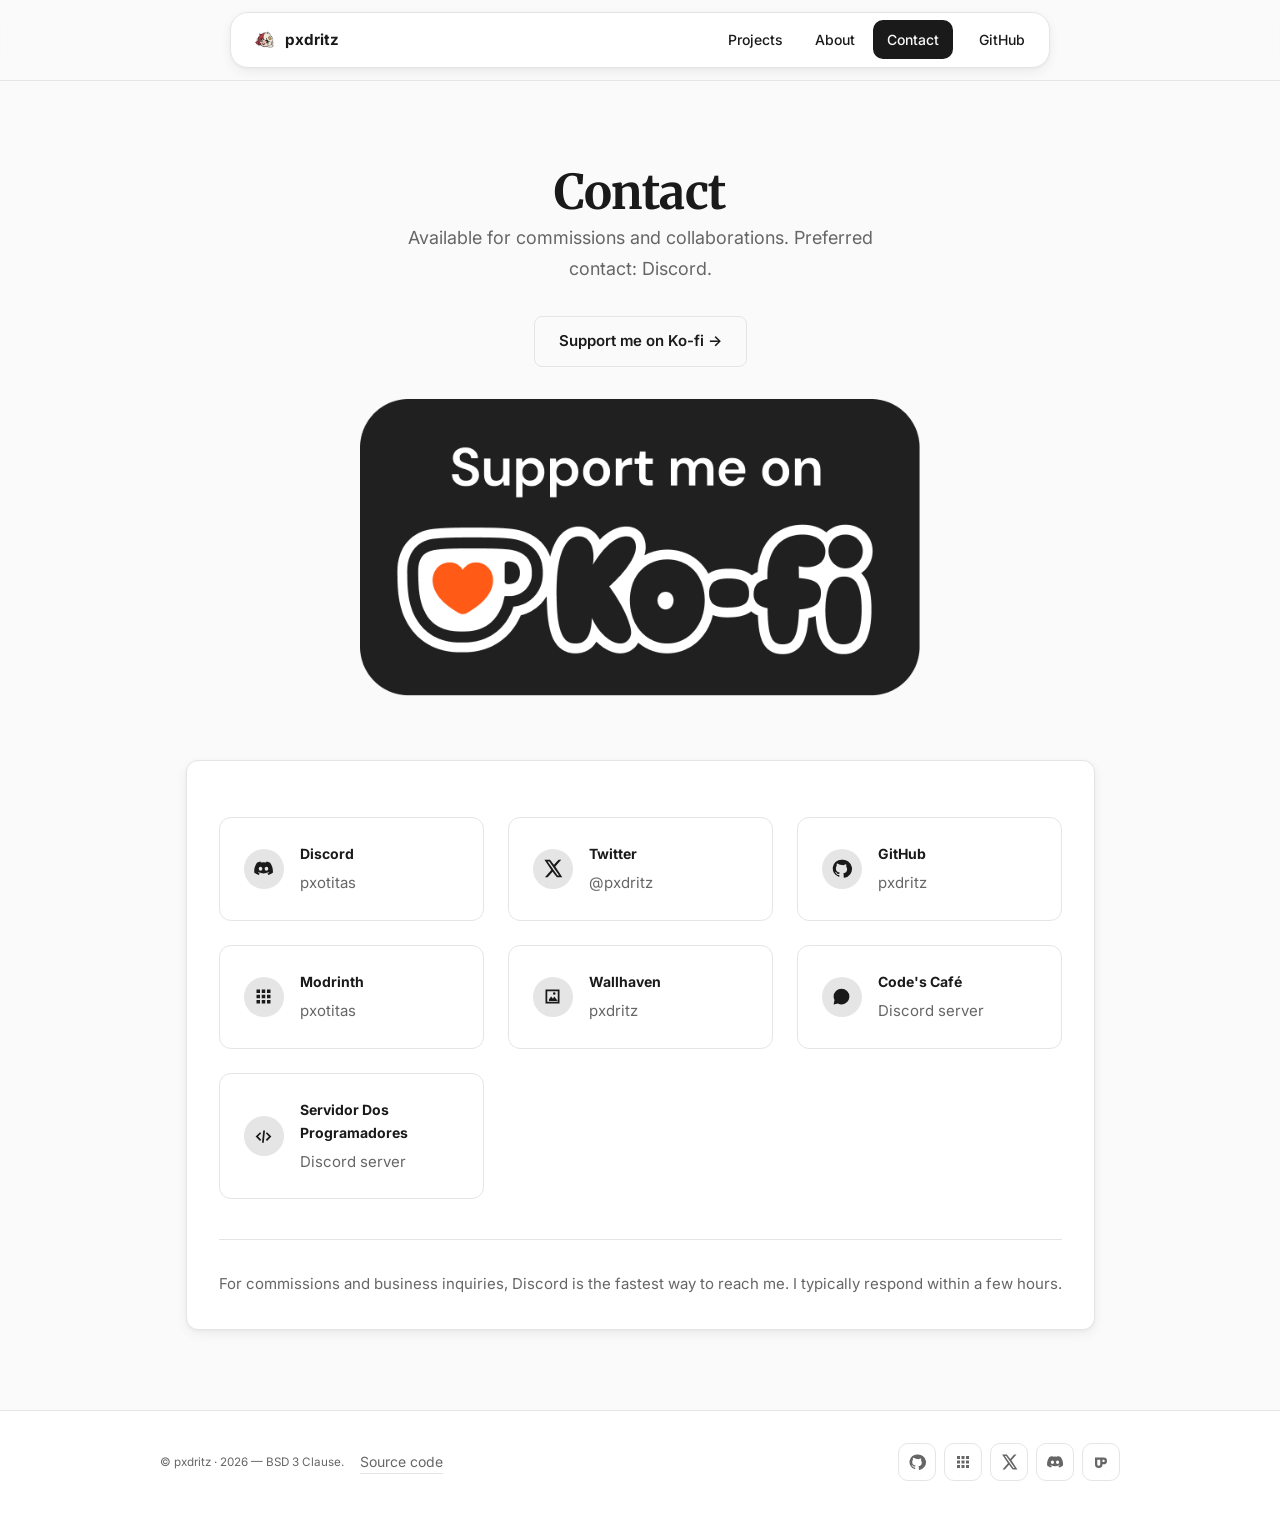
<file: contact.html>
<!DOCTYPE html>
<html lang="en">
<head>
  <meta charset="utf-8">
  <meta http-equiv="refresh" content="0; url=contact/">
  <link rel="canonical" href="contact/">
  <title>Redirecting to Contact</title>
</head>
<body>
  <p><a href="contact/">Continue to Contact</a></p>
</body>
</html>
</file>
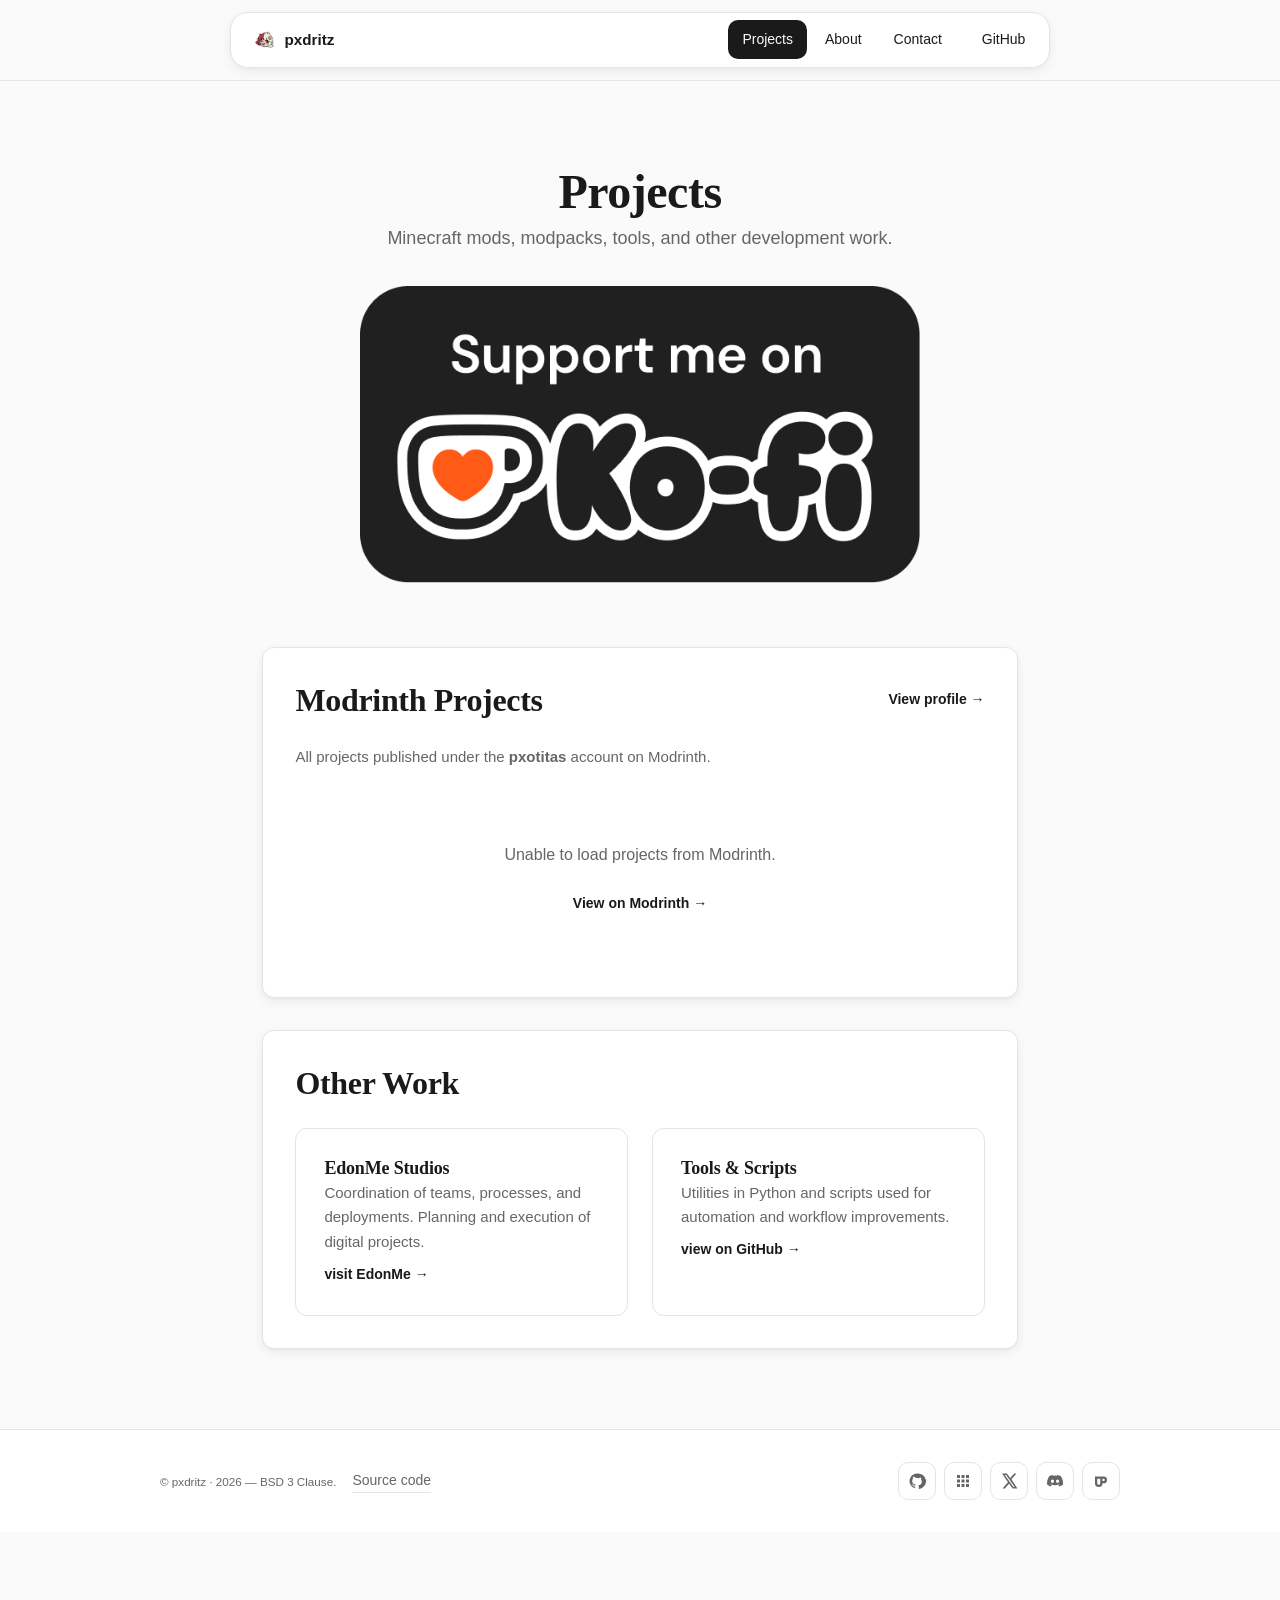
<file: projects.html>
<!DOCTYPE html>
<html lang="en">
<head>
  <meta charset="utf-8">
  <meta http-equiv="refresh" content="0; url=projects/">
  <link rel="canonical" href="projects/">
  <title>Redirecting to Projects</title>
</head>
<body>
  <p><a href="projects/">Continue to Projects</a></p>
</body>
</html>
</file>
<file: style.css>
:root {
  --text: #1a1a1a;
  --text-secondary: #666;
  --bg: #fafafa;
  --bg-elevated: #ffffff;
  --border: #e5e5e5;
  --accent: #3b82f6;
  --accent-hover: #2563eb;
  --radius: 12px;
  --radius-sm: 8px;
  --shadow: 0 1px 3px rgba(0,0,0,0.04), 0 4px 12px rgba(0,0,0,0.06);
  --shadow-lg: 0 4px 6px rgba(0,0,0,0.02), 0 12px 24px rgba(0,0,0,0.08);
  --transition: 0.2s cubic-bezier(0.4, 0, 0.2, 1);
}

@media (prefers-color-scheme: dark) {
  :root {
    --text: #f0f0f0;
    --text-secondary: #a0a0a0;
    --bg: #0a0a0a;
    --bg-elevated: #141414;
    --border: #2a2a2a;
    --accent: #60a5fa;
    --accent-hover: #3b82f6;
    --shadow: 0 1px 3px rgba(0,0,0,0.2), 0 4px 12px rgba(0,0,0,0.3);
    --shadow-lg: 0 4px 6px rgba(0,0,0,0.2), 0 12px 24px rgba(0,0,0,0.4);
  }
}

* {
  margin: 0;
  padding: 0;
  box-sizing: border-box;
}

html {
  scroll-behavior: smooth;
  -webkit-font-smoothing: antialiased;
  -moz-osx-font-smoothing: grayscale;
}

body {
  font-family: 'Inter', -apple-system, BlinkMacSystemFont, 'Segoe UI', sans-serif;
  background-color: var(--bg);
  color: var(--text);
  line-height: 1.65;
  transition: background-color 0.3s ease, color 0.3s ease;
  min-height: 100vh;
  display: flex;
  flex-direction: column;
}


::-webkit-scrollbar {
  width: 8px;
}
::-webkit-scrollbar-track {
  background: transparent;
}
::-webkit-scrollbar-thumb {
  background: var(--border);
  border-radius: 4px;
}
::-webkit-scrollbar-thumb:hover {
  background: var(--text-secondary);
}


h1, h2, h3, h4 {
  font-family: 'Merriweather', Georgia, serif;
  font-weight: 700;
  line-height: 1.3;
  letter-spacing: -0.01em;
}

h1 { font-size: clamp(2rem, 5vw, 3rem); }
h2 { font-size: clamp(1.5rem, 3vw, 2rem); }
h3 { font-size: 1.25rem; }

p {
  margin-bottom: 1rem;
  color: var(--text-secondary);
}

a {
  color: var(--text);
  text-decoration: none;
  transition: color var(--transition);
}

a:hover {
  color: var(--accent);
}


.site-nav {
  position: sticky;
  top: 0;
  z-index: 1000;
  background: rgba(250, 250, 250, 0.7);
  backdrop-filter: blur(20px) saturate(180%);
  -webkit-backdrop-filter: blur(20px) saturate(180%);
  border-bottom: 1px solid var(--border);
  padding: 0.75rem 0;
  transition: background-color 0.3s ease, border-color 0.3s ease;
}

@media (prefers-color-scheme: dark) {
  .site-nav {
    background: rgba(10, 10, 10, 0.7);
  }
}

.nav-inner {
  display: flex;
  justify-content: center;
  width: 100%;
  padding: 0 1rem;
}

.nav-island {
  display: flex;
  align-items: center;
  gap: 0.25rem;
  background: var(--bg-elevated);
  border: 1px solid var(--border);
  border-radius: 18px;
  padding: 0.4rem 0.6rem;
  max-width: 820px;
  width: 100%;
  min-height: 52px;
  position: relative;
  box-shadow: var(--shadow);
  transition: box-shadow var(--transition), border-color var(--transition);
}

.nav-brand {
  display: flex;
  align-items: center;
  gap: 0.5rem;
  font-weight: 700;
  font-size: 0.95rem;
  color: var(--text);
  padding: 0.5rem 0.75rem;
  border-radius: 12px;
  transition: background-color var(--transition);
}

.nav-brand:hover {
  background: var(--border);
  color: var(--text);
}

.nav-brand img {
  width: 24px;
  height: 24px;
  border-radius: 6px;
}

.nav-links {
  display: flex;
  align-items: center;
  gap: 0.25rem;
  margin-left: auto;
}

.nav-link {
  font-size: 0.875rem;
  font-weight: 500;
  padding: 0.5rem 0.875rem;
  border-radius: 10px;
  transition: background-color var(--transition), color var(--transition);
  position: relative;
}

.nav-link:hover {
  background: var(--border);
  color: var(--text);
}

.nav-link.active {
  background: var(--text);
  color: var(--bg);
}

.nav-ghost {
  margin-left: 0.5rem;
}

.nav-menu-btn {
  display: none;
  background: none;
  border: none;
  color: var(--text);
  font-size: 1.5rem;
  cursor: pointer;
  padding: 0.25rem;
  line-height: 1;
}


.site-hero {
  padding: 5rem 1rem 4rem;
  text-align: center;
  position: relative;
  overflow: hidden;
}

.hero-inner {
  max-width: 680px;
  margin: 0 auto;
  position: relative;
  z-index: 1;
}

.support-banner {
  display: block;
  width: min(100%, 560px);
  margin: 2rem auto 0;
  border-radius: var(--radius);
  overflow: hidden;
  transition: transform var(--transition), box-shadow var(--transition);
}

.support-banner:hover {
  transform: translateY(-2px);
  box-shadow: var(--shadow-lg);
}

.support-banner img {
  display: block;
  width: 100%;
  height: auto;
}

.avatar {
  width: 100px;
  height: 100px;
  border-radius: 50%;
  margin-bottom: 1.5rem;
  border: 3px solid var(--bg-elevated);
  box-shadow: var(--shadow-lg);
  transition: transform var(--transition), box-shadow var(--transition);
}

.avatar:hover {
  transform: scale(1.05);
  box-shadow: 0 8px 24px rgba(0,0,0,0.12);
}

.hero-text h1 {
  font-size: clamp(2rem, 5vw, 3rem);
  margin-bottom: 0.75rem;
  background: linear-gradient(135deg, var(--text), var(--text-secondary));
  -webkit-background-clip: text;
  -webkit-text-fill-color: transparent;
  background-clip: text;
}

.lead {
  font-size: 1.125rem;
  color: var(--text-secondary);
  margin-bottom: 2rem;
  line-height: 1.7;
  max-width: 520px;
  margin-left: auto;
  margin-right: auto;
}

.hero-cta {
  display: flex;
  gap: 0.75rem;
  justify-content: center;
  flex-wrap: wrap;
}


.btn {
  display: inline-flex;
  align-items: center;
  justify-content: center;
  gap: 0.5rem;
  padding: 0.75rem 1.5rem;
  background: var(--text);
  color: var(--bg);
  border: none;
  border-radius: var(--radius-sm);
  cursor: pointer;
  font-weight: 600;
  font-size: 0.9375rem;
  transition: all var(--transition);
  box-shadow: 0 1px 2px rgba(0,0,0,0.05);
}

.btn:hover {
  transform: translateY(-1px);
  box-shadow: var(--shadow-lg);
  color: var(--bg);
}

.btn-ghost {
  background: transparent;
  color: var(--text);
  border: 1px solid var(--border);
  box-shadow: none;
}

.btn-ghost:hover {
  background: var(--bg-elevated);
  border-color: var(--text);
  box-shadow: var(--shadow);
}


.container {
  max-width: 960px;
  margin: 0 auto;
  padding: 0 1.5rem 3rem;
  flex: 1;
}


.card {
  background: var(--bg-elevated);
  border: 1px solid var(--border);
  border-radius: var(--radius);
  padding: 2rem;
  margin-bottom: 2rem;
  box-shadow: var(--shadow);
  transition: box-shadow var(--transition), border-color var(--transition);
}

.card:hover {
  box-shadow: var(--shadow-lg);
}

.card-header {
  display: flex;
  align-items: center;
  justify-content: space-between;
  margin-bottom: 1.5rem;
}

.card h2 {
  margin-bottom: 0;
}


.gallery {
  display: grid;
  grid-template-columns: repeat(auto-fill, minmax(220px, 1fr));
  gap: 1.5rem;
  margin-top: 1.5rem;
}

.frame {
  position: relative;
  aspect-ratio: 9/16;
  border: none;
  border-radius: var(--radius-sm);
  overflow: hidden;
  cursor: pointer;
  background: var(--border);
  transition: transform var(--transition), box-shadow var(--transition);
  padding: 0;
  width: 100%;
}

.frame:hover {
  transform: translateY(-4px) scale(1.01);
  box-shadow: var(--shadow-lg);
}

.frame img {
  width: 100%;
  height: 100%;
  object-fit: cover;
  display: block;
  transition: transform 0.4s ease;
}

.frame:hover img {
  transform: scale(1.05);
}

.caption {
  position: absolute;
  bottom: 0;
  left: 0;
  right: 0;
  background: linear-gradient(to top, rgba(0,0,0,0.75), transparent);
  color: white;
  padding: 2rem 1rem 1rem;
  font-size: 0.875rem;
  font-weight: 600;
  opacity: 0;
  transform: translateY(0.5rem);
  transition: opacity var(--transition), transform var(--transition);
}

.frame:hover .caption {
  opacity: 1;
  transform: translateY(0);
}


.lightbox {
  position: fixed;
  inset: 0;
  background: rgba(0, 0, 0, 0);
  display: flex;
  align-items: center;
  justify-content: center;
  z-index: 2000;
  opacity: 0;
  pointer-events: none;
  transition: opacity 0.3s ease, background 0.3s ease;
  backdrop-filter: blur(0px);
}

.lightbox.open {
  background: rgba(0, 0, 0, 0.92);
  opacity: 1;
  pointer-events: auto;
  backdrop-filter: blur(8px);
}

.lightbox-img {
  max-width: 90vw;
  max-height: 85vh;
  object-fit: contain;
  border-radius: var(--radius-sm);
  transform: scale(0.95);
  transition: transform 0.3s ease;
}

.lightbox.open .lightbox-img {
  transform: scale(1);
}

.lightbox-close {
  position: absolute;
  top: 1.5rem;
  right: 1.5rem;
  background: rgba(255,255,255,0.1);
  border: 1px solid rgba(255,255,255,0.2);
  color: white;
  font-size: 1.5rem;
  cursor: pointer;
  width: 44px;
  height: 44px;
  border-radius: 50%;
  display: flex;
  align-items: center;
  justify-content: center;
  opacity: 0.8;
  transition: all var(--transition);
  backdrop-filter: blur(4px);
}

.lightbox-close:hover {
  opacity: 1;
  background: rgba(255,255,255,0.2);
  transform: rotate(90deg);
}


.projects {
  display: grid;
  grid-template-columns: repeat(auto-fit, minmax(300px, 1fr));
  gap: 1.5rem;
  margin-top: 1.5rem;
}

.project {
  padding: 1.75rem;
  border: 1px solid var(--border);
  border-radius: var(--radius);
  background: var(--bg-elevated);
  transition: all var(--transition);
  display: flex;
  flex-direction: column;
  gap: 0.75rem;
}

.project:hover {
  transform: translateY(-2px);
  box-shadow: var(--shadow-lg);
  border-color: var(--text-secondary);
}

.project-icon {
  width: 48px;
  height: 48px;
  border-radius: var(--radius-sm);
  object-fit: cover;
  background: var(--border);
}

.project h3 {
  font-size: 1.125rem;
  margin-bottom: 0;
  display: flex;
  align-items: center;
  gap: 0.75rem;
}

.project p {
  font-size: 0.9375rem;
  margin-bottom: 0;
  flex: 1;
  display: -webkit-box;
  -webkit-line-clamp: 3;
  -webkit-box-orient: vertical;
  overflow: hidden;
}

.project-meta {
  display: flex;
  flex-wrap: wrap;
  gap: 0.5rem;
  margin-top: 0.5rem;
}

.tag {
  display: inline-flex;
  align-items: center;
  padding: 0.25rem 0.75rem;
  background: var(--border);
  border-radius: 50px;
  font-size: 0.75rem;
  font-weight: 500;
  color: var(--text-secondary);
  text-transform: uppercase;
  letter-spacing: 0.03em;
}

.tag.modrinth {
  background: rgba(0, 180, 216, 0.1);
  color: #00b4d8;
}

@media (prefers-color-scheme: dark) {
  .tag.modrinth {
    background: rgba(0, 180, 216, 0.15);
    color: #00d4ff;
  }
}

.link {
  display: inline-flex;
  align-items: center;
  gap: 0.25rem;
  font-weight: 600;
  font-size: 0.875rem;
  border-bottom: 1px solid transparent;
  transition: border-color var(--transition);
  align-self: flex-start;
  margin-top: 0.5rem;
}

.link:hover {
  border-bottom-color: var(--accent);
  color: var(--accent);
}


.about-grid {
  display: grid;
  grid-template-columns: 160px 1fr;
  gap: 2.5rem;
  align-items: start;
}

.about-avatar img {
  width: 160px;
  height: 160px;
  border-radius: var(--radius);
  border: 1px solid var(--border);
  box-shadow: var(--shadow);
  transition: transform var(--transition);
}

.about-avatar img:hover {
  transform: scale(1.02);
}

.about-body p {
  margin-bottom: 1.25rem;
  line-height: 1.75;
}

.skills {
  display: flex;
  flex-wrap: wrap;
  gap: 0.75rem;
  margin-top: 1.5rem;
}

.skill-tag {
  padding: 0.625rem 1rem;
  background: var(--bg-elevated);
  border: 1px solid var(--border);
  border-radius: var(--radius-sm);
  font-size: 0.875rem;
  font-weight: 500;
  transition: all var(--transition);
  box-shadow: var(--shadow);
}

.skill-tag:hover {
  border-color: var(--accent);
  transform: translateY(-1px);
  box-shadow: var(--shadow-lg);
}


.contact-grid {
  display: grid;
  grid-template-columns: repeat(auto-fit, minmax(250px, 1fr));
  gap: 1.5rem;
  margin-top: 1.5rem;
}

.contact-card {
  padding: 1.5rem;
  border: 1px solid var(--border);
  border-radius: var(--radius);
  background: var(--bg-elevated);
  transition: all var(--transition);
  display: flex;
  align-items: center;
  gap: 1rem;
}

.contact-card:hover {
  transform: translateY(-2px);
  box-shadow: var(--shadow-lg);
  border-color: var(--text-secondary);
}

.contact-icon {
  width: 40px;
  height: 40px;
  border-radius: 50%;
  background: var(--border);
  display: flex;
  align-items: center;
  justify-content: center;
  font-size: 1.25rem;
  flex-shrink: 0;
}

.contact-icon svg {
  width: 21px;
  height: 21px;
  fill: currentColor;
}

.contact-info strong {
  display: block;
  font-size: 0.875rem;
  margin-bottom: 0.25rem;
}

.contact-info a, .contact-info span {
  font-size: 0.9375rem;
  color: var(--text-secondary);
}


.site-footer {
  padding: 2rem 1rem;
  color: var(--text-secondary);
  font-size: 0.875rem;
  border-top: 1px solid var(--border);
  margin-top: auto;
  background: var(--bg-elevated);
}

.footer-inner {
  width: min(100%, 960px);
  margin: 0 auto;
  display: flex;
  align-items: center;
  justify-content: space-between;
  gap: 2rem;
}

.footer-copy {
  display: flex;
  align-items: center;
  gap: 1rem;
  text-align: left;
}

.footer-copy a {
  border-bottom: 0;
}

.footer-socials {
  display: flex;
  align-items: center;
  gap: 0.5rem;
}

.footer-socials a {
  width: 38px;
  height: 38px;
  display: inline-flex;
  align-items: center;
  justify-content: center;
  border: 1px solid var(--border);
  border-radius: 10px;
  color: var(--text-secondary);
  transition: color var(--transition), background-color var(--transition), border-color var(--transition), transform var(--transition);
}

.footer-socials a:hover {
  color: var(--text);
  background: var(--bg);
  border-color: var(--text-secondary);
  transform: translateY(-2px);
}

.footer-socials svg {
  width: 18px;
  height: 18px;
  fill: currentColor;
}

.site-footer a {
  color: var(--text-secondary);
  border-bottom: 1px solid var(--border);
  transition: all var(--transition);
}

.site-footer a:hover {
  color: var(--accent);
  border-bottom-color: var(--accent);
}


.skeleton {
  background: linear-gradient(90deg, var(--border) 25%, transparent 50%, var(--border) 75%);
  background-size: 200% 100%;
  animation: shimmer 1.5s infinite;
  border-radius: var(--radius-sm);
}

@keyframes shimmer {
  0% { background-position: 200% 0; }
  100% { background-position: -200% 0; }
}


.muted {
  color: var(--text-secondary);
  font-size: 0.9375rem;
}

.text-center {
  text-align: center;
}

.mb-0 { margin-bottom: 0; }


@media (max-width: 768px) {
  .nav-links {
    display: none;
    position: absolute;
    top: 100%;
    left: -1px;
    right: -1px;
    background: var(--bg-elevated);
    border-bottom: 1px solid var(--border);
    padding: 1rem;
    flex-direction: column;
    gap: 0.5rem;
    border-radius: 0 0 var(--radius) var(--radius);
    box-shadow: var(--shadow-lg);
  }

  .nav-links.open {
    display: flex;
  }

  .nav-link {
    width: 100%;
    text-align: center;
    padding: 0.75rem;
  }

  .nav-menu-btn {
    display: block;
  }

  .nav-island {
    border-radius: 14px;
  }

  .footer-inner,
  .footer-copy {
    flex-direction: column;
  }

  .footer-inner {
    gap: 1.25rem;
  }

  .footer-copy {
    gap: 0.35rem;
    text-align: center;
  }

  .nav-ghost {
    margin-left: 0;
  }

  .about-grid {
    grid-template-columns: 1fr;
    text-align: center;
  }

  .about-avatar {
    display: flex;
    justify-content: center;
  }

  .skills {
    justify-content: center;
  }

  .gallery {
    grid-template-columns: repeat(auto-fill, minmax(160px, 1fr));
    gap: 1rem;
  }

  .projects {
    grid-template-columns: 1fr;
  }

  .site-hero {
    padding: 3rem 1rem 2.5rem;
  }

  .container {
    padding: 0 1rem 2rem;
  }

  .card {
    padding: 1.5rem;
  }
}


@keyframes fadeIn {
  from { opacity: 0; transform: translateY(10px); }
  to { opacity: 1; transform: translateY(0); }
}

.animate-in {
  animation: fadeIn 0.5s ease forwards;
}


.modrinth-card {
  position: relative;
  overflow: hidden;
}

.modrinth-card::before {
  content: '';
  position: absolute;
  top: 0;
  left: 0;
  right: 0;
  height: 4px;
  background: linear-gradient(90deg, #00b4d8, #0077b6);
  opacity: 0;
  transition: opacity var(--transition);
}

.modrinth-card:hover::before {
  opacity: 1;
}


section {
  scroll-margin-top: 5rem;
}


a:focus-visible,
button:focus-visible {
  outline: 2px solid var(--accent);
  outline-offset: 2px;
}


@media print {
  .site-nav,
  .site-footer,
  .lightbox,
  .nav-menu-btn {
    display: none;
  }

  body {
    background: white;
    color: black;
  }

  .card {
    box-shadow: none;
    border: 1px solid #ddd;
    break-inside: avoid;
  }
}
</file>
